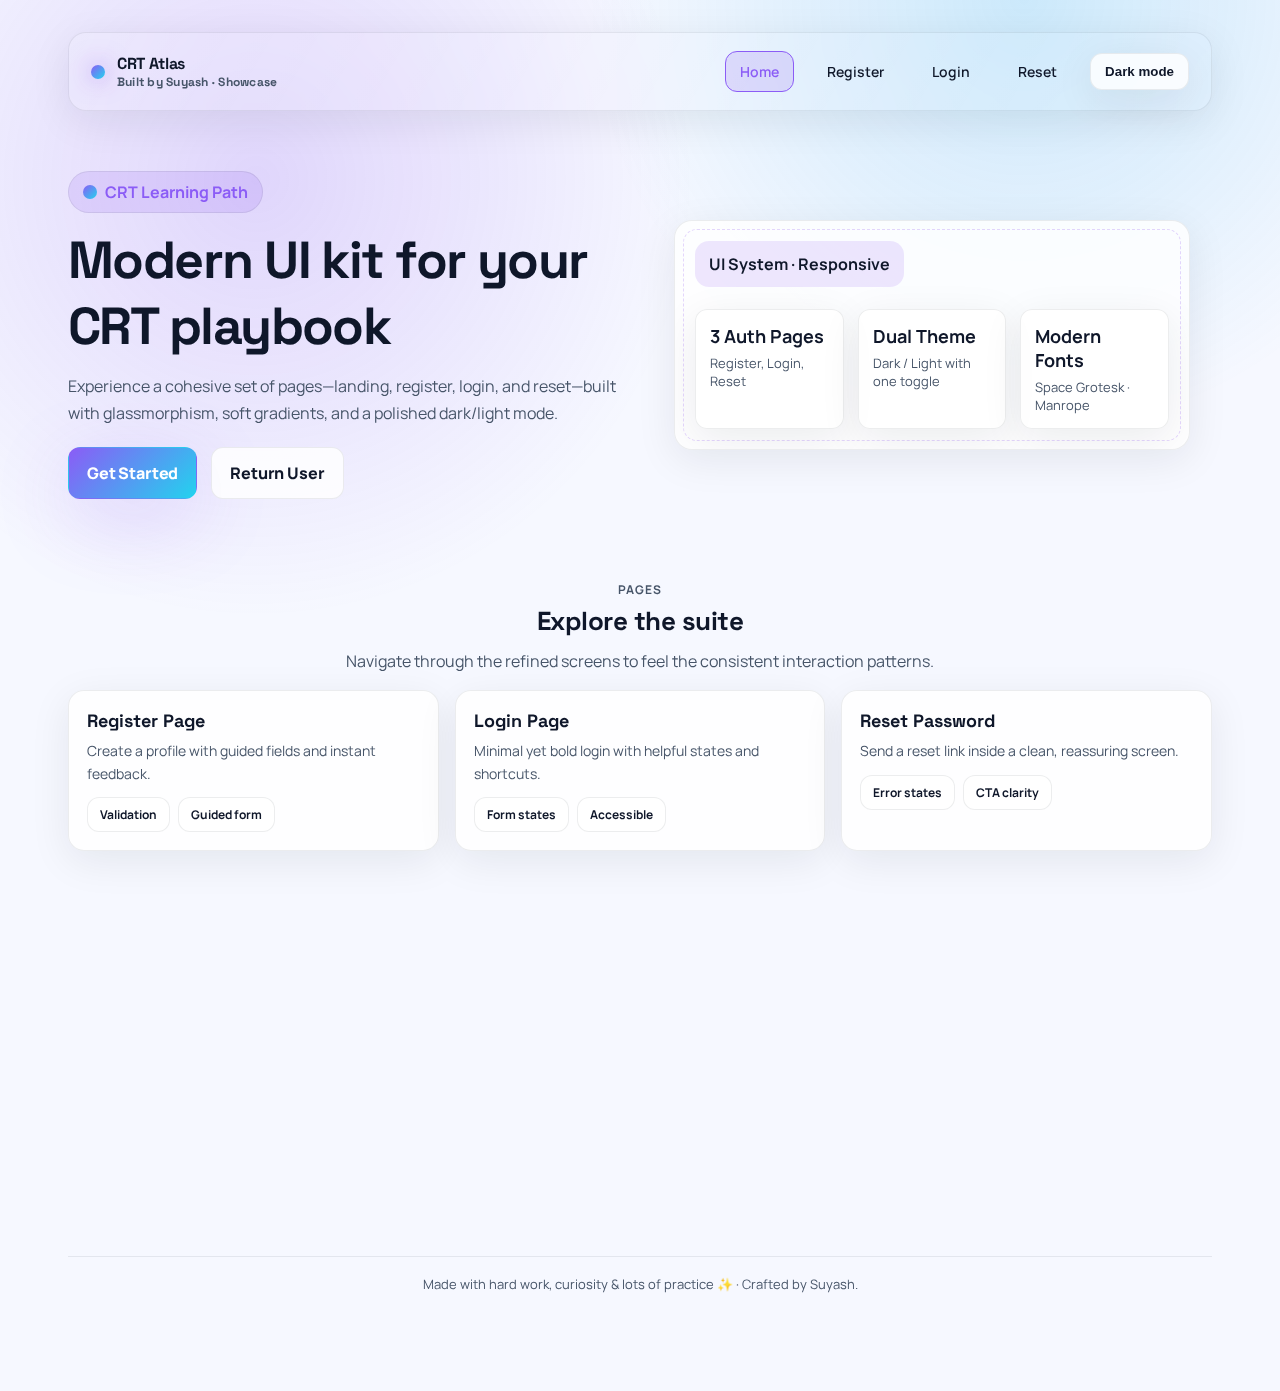
<file: index.html>
<!DOCTYPE html>
<html lang="en">
<head>
    <meta charset="UTF-8" />
    <meta name="viewport" content="width=device-width, initial-scale=1.0" />
    <title>My CRT Project</title>
   <link rel="stylesheet" href="index.css">
</head>
<body>
    <div class="page-shell">
        <header>
            <div class="brand">
                <span class="logo-dot"></span>
                <div>
                    <div>CRT Atlas</div>
                    <span class="brand-sub">Built by Suyash · Showcase</span>
                </div>
            </div>
            <nav>
                <a href="index.html" class="active">Home</a>
                <a href="register.html">Register</a>
                <a href="login.html">Login</a>
                <a href="forgetpass.html">Reset</a>
                <button id="themeToggle" class="theme-toggle" aria-label="Toggle theme">Toggle</button>
            </nav>
        </header>

        <main>
            <section class="hero fade">
                <div class="hero-copy">
                    <div class="badge">
                        <span class="logo-dot" style="box-shadow:none;"></span>
                        CRT Learning Path
                    </div>
                    <h1>Modern UI kit for your CRT playbook</h1>
                    <p>Experience a cohesive set of pages—landing, register, login, and reset—built with glassmorphism, soft gradients, and a polished dark/light mode.</p>
                    <div class="actions">
                        <a href="register.html" class="btn btn-primary">Get Started</a>
                        <a href="login.html" class="btn btn-ghost">Return User</a>
                    </div>
                </div>
                <div class="hero-visual">
                    <div class="glass-card">
                        <div class="pill">UI System · Responsive</div>
                        <div class="stat-grid">
                            <div class="stat">
                                <h3>3 Auth Pages</h3>
                                <p>Register, Login, Reset</p>
                            </div>
                            <div class="stat">
                                <h3>Dual Theme</h3>
                                <p>Dark / Light with one toggle</p>
                            </div>
                            <div class="stat">
                                <h3>Modern Fonts</h3>
                                <p>Space Grotesk · Manrope</p>
                            </div>
                        </div>
                    </div>
                </div>
            </section>

            <section class="section fade">
                <div class="section-head">
                    <p class="eyebrow">Pages</p>
                    <h2>Explore the suite</h2>
                    <p>Navigate through the refined screens to feel the consistent interaction patterns.</p>
                </div>
                <div class="grid">
                    <div class="card" onclick="location.href='register.html'">
                        <h3>Register Page</h3>
                        <p>Create a profile with guided fields and instant feedback.</p>
                        <div class="learn-tags">
                            <span class="tag">Validation</span>
                            <span class="tag">Guided form</span>
                        </div>
                    </div>
                    <div class="card" onclick="location.href='login.html'">
                        <h3>Login Page</h3>
                        <p>Minimal yet bold login with helpful states and shortcuts.</p>
                        <div class="learn-tags">
                            <span class="tag">Form states</span>
                            <span class="tag">Accessible</span>
                        </div>
                    </div>
                    <div class="card" onclick="location.href='forgetpass.html'">
                        <h3>Reset Password</h3>
                        <p>Send a reset link inside a clean, reassuring screen.</p>
                        <div class="learn-tags">
                            <span class="tag">Error states</span>
                            <span class="tag">CTA clarity</span>
                        </div>
                    </div>
                </div>
            </section>

            <section class="section fade">
                <div class="section-head">
                    <p class="eyebrow">Highlights</p>
                    <h2>What I built & learned</h2>
                    <p>Front-end craft from semantic HTML to delightful motion.</p>
                </div>
                <div class="grid">
                    <div class="card">
                        <h3>Semantic & Accessible</h3>
                        <p>Landmarks, focus styles, and responsive layouts.</p>
                    </div>
                    <div class="card">
                        <h3>Modern Visual Language</h3>
                        <p>Glass panels, accent glows, and purposeful typography.</p>
                    </div>
                    <div class="card">
                        <h3>Theme Engine</h3>
                        <p>System-aware dark/light with stored preferences.</p>
                    </div>
                    <div class="card">
                        <h3>Micro-interactions</h3>
                        <p>Scroll reveals, hover lifts, and tactile buttons.</p>
                    </div>
                </div>
            </section>
        </main>

        <footer>
            <p>Made with hard work, curiosity & lots of practice ✨ · Crafted by Suyash.</p>
        </footer>
    </div>

    <script src="theme.js"></script>
    <script src="index.js"></script>
</body>
</html>
</file>
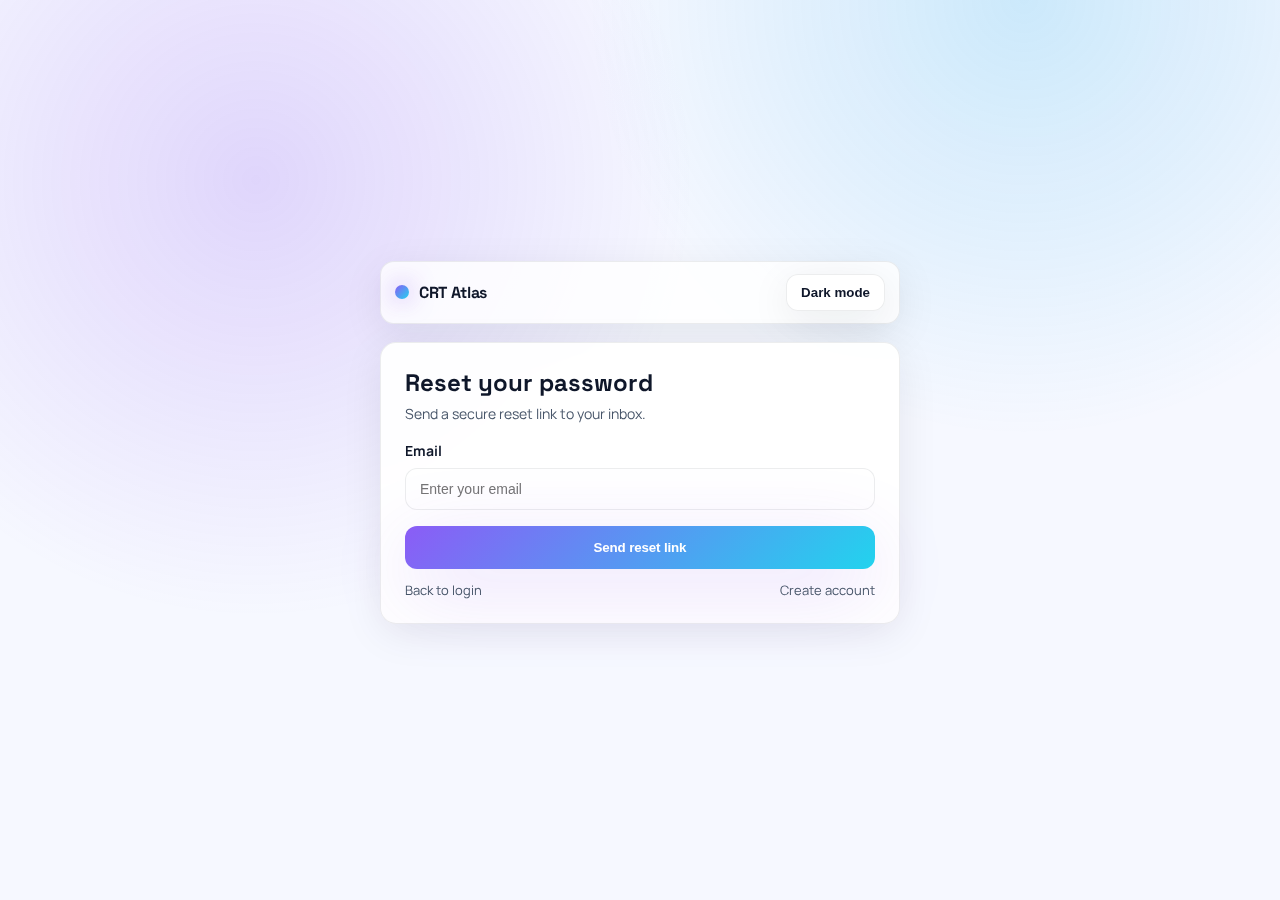
<file: forgetpass.html>
<!DOCTYPE html>
<html lang="en">

<head>
    <meta charset="UTF-8" />
    <meta name="viewport" content="width=device-width, initial-scale=1.0" />
    <title>Reset Password · CRT Atlas</title>
    <link rel="stylesheet" href="index.css">
</head>

<body>

    <div class="auth-page">
        <div class="auth-shell fade">
            <div class="auth-header">
                <div class="auth-brand">
                    <span class="logo-dot"></span>
                    <div>
                        <div>CRT Atlas</div>
                        
                    </div>
                </div>
                <button id="themeToggle" class="theme-toggle" aria-label="Toggle theme">Toggle</button>
            </div>

            <div class="auth-card">
                <h2>Reset your password</h2>
                <p class="auth-subtitle">Send a secure reset link to your inbox.</p>
                <div id="errorMsg" class="error"></div>

                <div class="field">
                    <label for="email">Email</label>
                    <input type="email" id="email" placeholder="Enter your email" autocomplete="email" />
                </div>

                <button class="cta" onclick="resetPass()">Send reset link</button>

                <div class="auth-actions">
                    <a class="ghost-link" href="login.html">Back to login</a>
                    <a class="ghost-link" href="register.html">Create account</a>
                </div>
               
        </div>
    </div>

    <script src="theme.js"></script>
    <script src="index.js"></script>
    <script>
        function resetPass() {
            const email = document.getElementById("email").value;
            const errorMsg = document.getElementById("errorMsg");

            errorMsg.classList.remove("show");
            errorMsg.innerText = "";

            if (!email) {
                errorMsg.innerText = "Please enter your email.";
                errorMsg.classList.add("show");
                return;
            }

            alert("Password reset link sent to your email!");
        }
    </script>

</body>

</html>
</file>
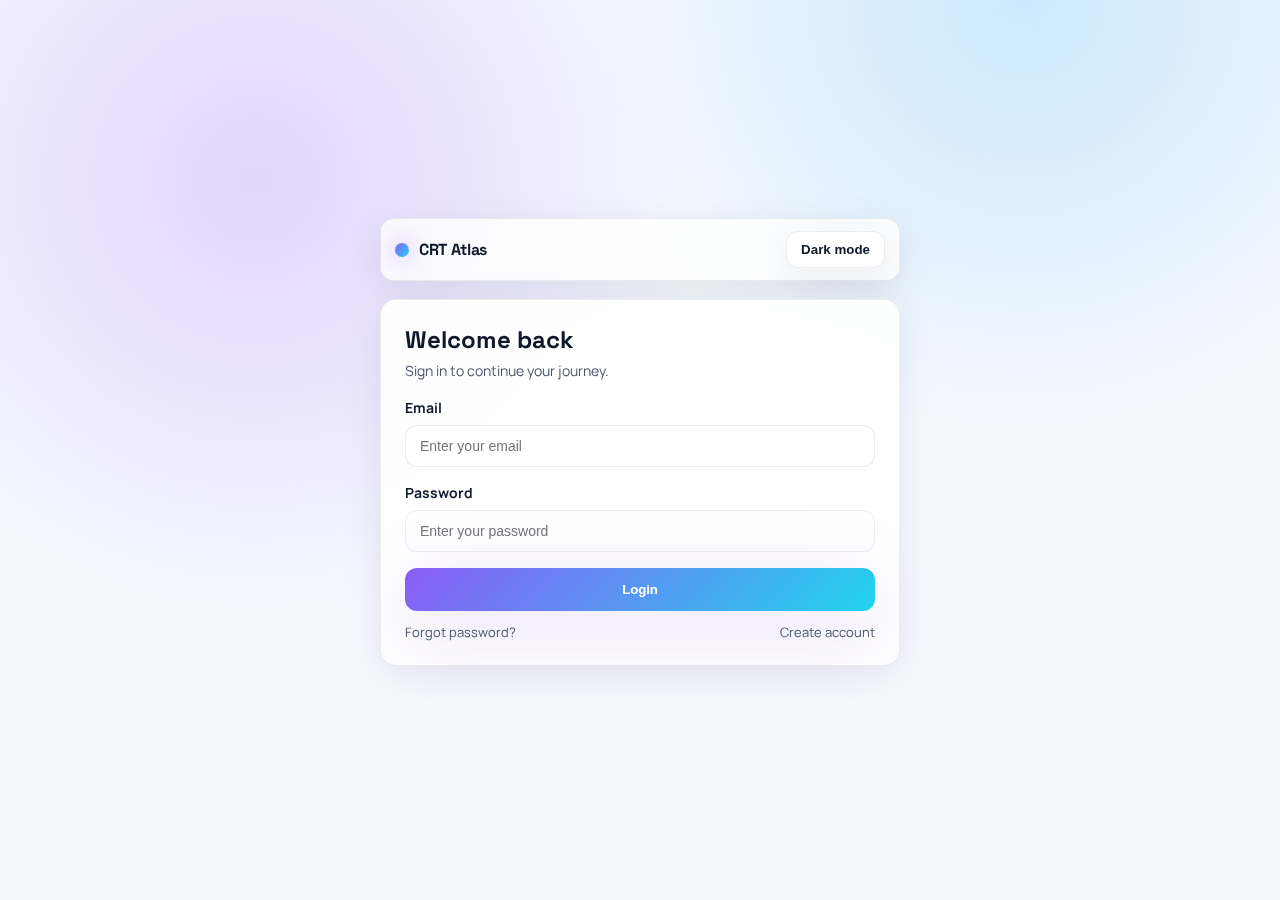
<file: login.html>
<!DOCTYPE html>
<html lang="en">
<head>
    <meta charset="UTF-8" />
    <meta name="viewport" content="width=device-width, initial-scale=1.0" />
    <title>Login · CRT Atlas</title>
    <link rel="stylesheet" href="index.css">
</head>
<body>
    <div class="auth-page">
        <div class="auth-shell fade">
            <div class="auth-header">
                <div class="auth-brand">
                    <span class="logo-dot"></span>
                    <div>
                        <div>CRT Atlas</div>
                        
                    </div>
                </div>
                <button id="themeToggle" class="theme-toggle" aria-label="Toggle theme">Toggle</button>
            </div>

            <div class="auth-card">
                <h2>Welcome back</h2>
                <p class="auth-subtitle">Sign in to continue your journey.</p>
                <div id="errorMsg" class="error"></div>

                <div class="field">
                    <label for="email">Email</label>
                    <input type="email" id="email" placeholder="Enter your email" autocomplete="email" />
                </div>

                <div class="field">
                    <label for="password">Password</label>
                    <input type="password" id="password" placeholder="Enter your password" autocomplete="current-password" />
                </div>

                <button class="cta" onclick="login()">Login</button>

                <div class="auth-actions">
                    <a class="ghost-link" href="forgetpass.html">Forgot password?</a>
                    <a class="ghost-link" href="register.html">Create account</a>
                </div>
               
            </div>
        </div>
    </div>

    <script src="theme.js"></script>
    <script src="index.js"></script>
    <script src="login.js"></script>
</body>
</html>
</file>
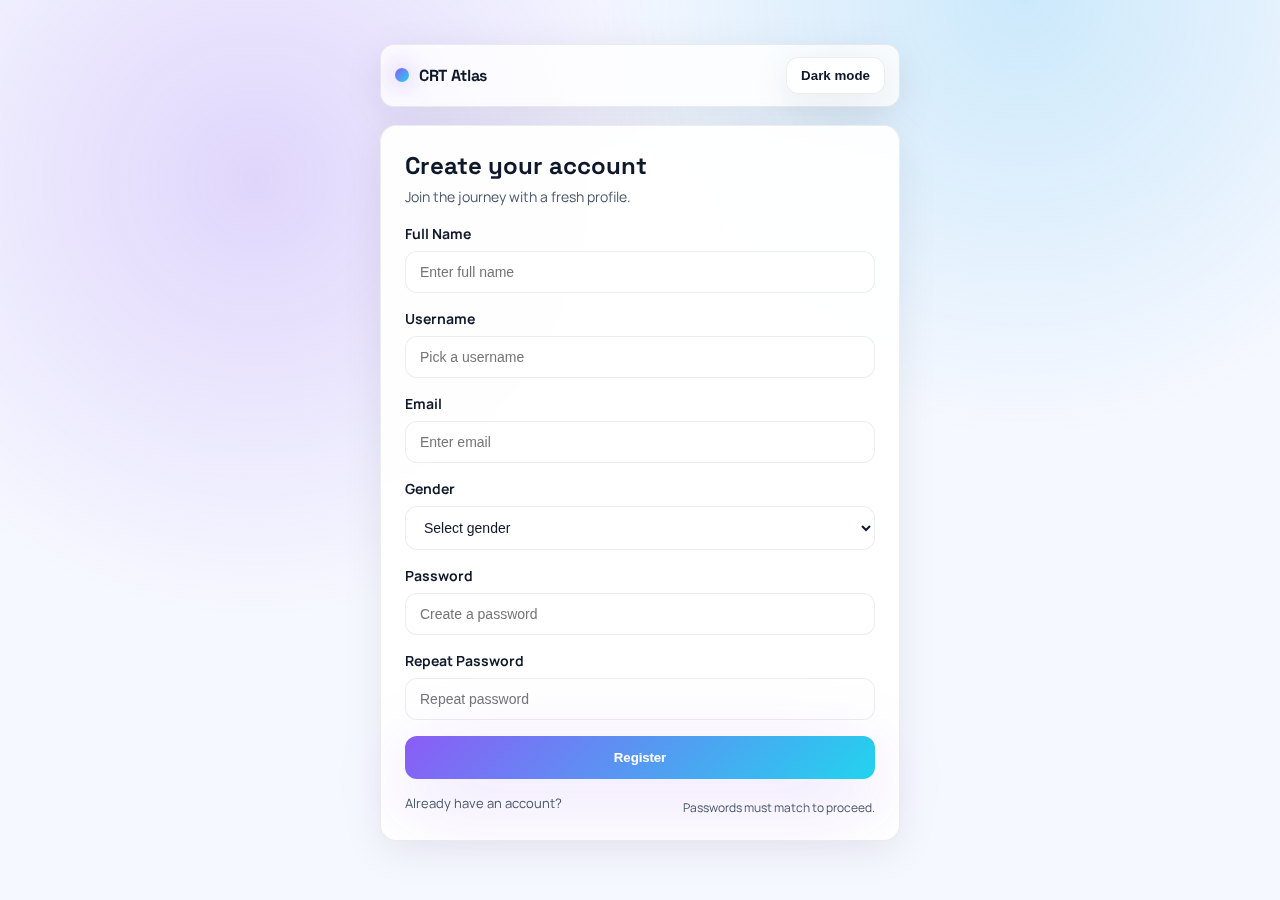
<file: register.html>
<!DOCTYPE html>
<html lang="en">
<head>
    <meta charset="UTF-8" />
    <meta name="viewport" content="width=device-width, initial-scale=1.0" />
    <title>Register · CRT Atlas</title>
    <link rel="stylesheet" href="index.css">
</head>
<body>
    <div class="auth-page">
        <div class="auth-shell fade">
            <div class="auth-header">
                <div class="auth-brand">
                    <span class="logo-dot"></span>
                    <div>
                        <div>CRT Atlas</div>
                       
                    </div>
                </div>
                <button id="themeToggle" class="theme-toggle" aria-label="Toggle theme">Toggle</button>
            </div>

            <div class="auth-card">
                <h2>Create your account</h2>
                <p class="auth-subtitle">Join the journey with a fresh profile.</p>
                <div id="errorMsg" class="error"></div>

                <div class="field">
                    <label for="fullname">Full Name</label>
                    <input type="text" id="fullname" placeholder="Enter full name" autocomplete="name" />
                </div>

                <div class="field">
                    <label for="username">Username</label>
                    <input type="text" id="username" placeholder="Pick a username" autocomplete="username" />
                </div>

                <div class="field">
                    <label for="email">Email</label>
                    <input type="email" id="email" placeholder="Enter email" autocomplete="email" />
                </div>

                <div class="field">
                    <label for="gender">Gender</label>
                    <select id="gender">
                        <option value="">Select gender</option>
                        <option value="Female">Female</option>
                        <option value="Male">Male</option>
                        <option value="Other">Other</option>
                    </select>
                </div>

                <div class="field">
                    <label for="password">Password</label>
                    <input type="password" id="password" placeholder="Create a password" autocomplete="new-password" />
                </div>

                <div class="field">
                    <label for="repeatPassword">Repeat Password</label>
                    <input type="password" id="repeatPassword" placeholder="Repeat password" autocomplete="new-password" />
                </div>

                <button class="cta" onclick="register()">Register</button>

                <div class="auth-actions">
                    <a class="ghost-link" href="login.html">Already have an account?</a>
                    <span class="small-note">Passwords must match to proceed.</span>
                </div>
               
            </div>
        </div>
    </div>

    <script src="theme.js"></script>
    <script src="index.js"></script>
    <script src="register.js"></script>
</body>
</html>
</file>
<file: index.css>
@import url('https://fonts.googleapis.com/css2?family=Space+Grotesk:wght@400;500;600;700&family=Manrope:wght@400;500;600;700;800&display=swap');

:root {
    --font-display: "Space Grotesk", "Manrope", system-ui, -apple-system, sans-serif;
    --font-body: "Manrope", "Space Grotesk", system-ui, -apple-system, sans-serif;
    --bg: #f6f8ff;
    --bg-accent: radial-gradient(circle at 20% 20%, rgba(124, 58, 237, 0.18), transparent 35%),
                 radial-gradient(circle at 80% 0%, rgba(14, 165, 233, 0.18), transparent 32%);
    --surface: rgba(255, 255, 255, 0.82);
    --surface-strong: rgba(255, 255, 255, 0.94);
    --border: rgba(15, 23, 42, 0.08);
    --text: #0f172a;
    --muted: #475569;
    --accent: #8b5cf6;
    --accent-2: #22d3ee;
    --card-glow: 0 20px 80px rgba(124, 58, 237, 0.18);
    --shadow: 0 10px 40px rgba(15, 23, 42, 0.08);
}

:root[data-theme="dark"] {
    --bg: #070910;
    --bg-accent: radial-gradient(circle at 20% 20%, rgba(124, 58, 237, 0.18), transparent 30%),
                 radial-gradient(circle at 80% 0%, rgba(34, 211, 238, 0.16), transparent 32%);
    --surface: rgba(15, 23, 42, 0.72);
    --surface-strong: rgba(15, 23, 42, 0.9);
    --border: rgba(255, 255, 255, 0.05);
    --text: #e2e8f0;
    --muted: #94a3b8;
    --accent: #a78bfa;
    --accent-2: #22d3ee;
    --card-glow: 0 20px 80px rgba(34, 211, 238, 0.16);
    --shadow: 0 10px 40px rgba(0, 0, 0, 0.5);
}

* {
    margin: 0;
    padding: 0;
    box-sizing: border-box;
}

body {
    font-family: var(--font-body);
    background: var(--bg);
    color: var(--text);
    min-height: 100vh;
    position: relative;
    overflow-x: hidden;
}

body::before {
    content: "";
    position: fixed;
    inset: 0;
    pointer-events: none;
    background: var(--bg-accent);
    opacity: 1;
    z-index: 0;
}

.page-shell {
    position: relative;
    z-index: 1;
    max-width: 1200px;
    margin: 0 auto;
    padding: 32px 28px 80px;
}

header {
    background: linear-gradient(120deg, rgba(255, 255, 255, 0.12), rgba(255, 255, 255, 0.02));
    backdrop-filter: blur(18px);
    border: 1px solid var(--border);
    border-radius: 18px;
    padding: 18px 22px;
    display: flex;
    align-items: center;
    justify-content: space-between;
    box-shadow: var(--shadow);
    margin-bottom: 28px;
}

.brand {
    display: flex;
    align-items: center;
    gap: 12px;
    font-family: var(--font-display);
    font-weight: 700;
    letter-spacing: -0.02em;
}

.brand-sub {
    display: block;
    color: var(--muted);
    font-weight: 700;
    font-size: 12px;
    letter-spacing: 0.02em;
}

.logo-dot {
    width: 14px;
    height: 14px;
    border-radius: 50%;
    background: linear-gradient(135deg, var(--accent), var(--accent-2));
    box-shadow: 0 0 24px rgba(124, 58, 237, 0.6);
}

nav {
    display: flex;
    align-items: center;
    gap: 18px;
}

nav a {
    text-decoration: none;
    color: var(--text);
    font-weight: 600;
    font-size: 14px;
    padding: 10px 14px;
    border-radius: 12px;
    border: 1px solid transparent;
    transition: all 0.2s ease;
}

nav a:hover {
    border-color: var(--border);
    color: var(--accent);
    background: rgba(124, 58, 237, 0.08);
}

nav a.active {
    border-color: var(--accent);
    color: var(--accent);
    background: rgba(124, 58, 237, 0.14);
}

.theme-toggle {
    border: 1px solid var(--border);
    background: var(--surface);
    color: var(--text);
    border-radius: 12px;
    padding: 10px 14px;
    font-weight: 700;
    cursor: pointer;
    box-shadow: var(--shadow);
    transition: transform 0.2s ease, box-shadow 0.2s ease;
}

.theme-toggle:hover {
    transform: translateY(-2px);
    box-shadow: 0 12px 30px rgba(0, 0, 0, 0.08);
}

.hero {
    display: grid;
    grid-template-columns: repeat(auto-fit, minmax(320px, 1fr));
    gap: 24px;
    align-items: center;
    padding: 32px 0 20px;
}

.hero-copy h1 {
    font-family: var(--font-display);
    font-size: clamp(32px, 5vw, 52px);
    letter-spacing: -0.03em;
    margin-bottom: 14px;
}

.hero-copy p {
    color: var(--muted);
    font-size: 16px;
    line-height: 1.7;
    max-width: 560px;
}

.badge {
    display: inline-flex;
    align-items: center;
    gap: 8px;
    padding: 9px 14px;
    border-radius: 999px;
    background: rgba(124, 58, 237, 0.12);
    color: var(--accent);
    font-weight: 700;
    border: 1px solid var(--border);
    margin-bottom: 14px;
}

.actions {
    display: flex;
    align-items: center;
    gap: 14px;
    margin-top: 20px;
    flex-wrap: wrap;
}

.btn {
    display: inline-flex;
    align-items: center;
    justify-content: center;
    gap: 8px;
    border-radius: 12px;
    padding: 14px 18px;
    text-decoration: none;
    font-weight: 800;
    letter-spacing: -0.01em;
    transition: transform 0.2s ease, box-shadow 0.2s ease, background 0.2s ease;
    border: 1px solid transparent;
}

.btn-primary {
    background: linear-gradient(135deg, var(--accent), var(--accent-2));
    color: #fff;
    box-shadow: var(--card-glow);
}

.btn-primary:hover {
    transform: translateY(-2px) scale(1.01);
}

.btn-ghost {
    border-color: var(--border);
    color: var(--text);
    background: var(--surface);
}

.btn-ghost:hover {
    transform: translateY(-2px);
    border-color: var(--accent);
    color: var(--accent);
}

.hero-visual {
    position: relative;
    padding: 22px;
}

.glass-card {
    background: var(--surface);
    border: 1px solid var(--border);
    border-radius: 18px;
    padding: 20px;
    box-shadow: var(--shadow);
    position: relative;
    overflow: hidden;
}

.glass-card::after {
    content: "";
    position: absolute;
    inset: 8px;
    border-radius: 14px;
    border: 1px dashed rgba(124, 58, 237, 0.2);
    pointer-events: none;
}

.pill {
    display: inline-flex;
    align-items: center;
    gap: 8px;
    padding: 12px 14px;
    border-radius: 14px;
    background: rgba(124, 58, 237, 0.12);
    color: var(--text);
    font-weight: 700;
    margin-bottom: 10px;
}

.stat-grid {
    display: grid;
    grid-template-columns: repeat(auto-fit, minmax(140px, 1fr));
    gap: 14px;
    margin-top: 12px;
}

.stat {
    background: var(--surface-strong);
    border: 1px solid var(--border);
    border-radius: 12px;
    padding: 14px;
    box-shadow: var(--shadow);
}

.stat h3 {
    font-size: 18px;
    margin-bottom: 6px;
}

.stat p {
    color: var(--muted);
    font-size: 13px;
}

.section {
    margin-top: 44px;
    padding: 18px 0;
}

.section-head {
    display: flex;
    flex-direction: column;
    gap: 6px;
    text-align: center;
    align-items: center;
}

.eyebrow {
    text-transform: uppercase;
    font-size: 12px;
    letter-spacing: 0.08em;
    color: var(--muted);
    font-weight: 700;
}

.section header {
    background: transparent;
    box-shadow: none;
    padding: 0;
    border: none;
    margin-bottom: 18px;
}

.section h2 {
    font-size: 26px;
    font-family: var(--font-display);
    letter-spacing: -0.02em;
    margin-bottom: 6px;
}

.section p {
    color: var(--muted);
}

.grid {
    display: grid;
    grid-template-columns: repeat(auto-fit, minmax(260px, 1fr));
    gap: 16px;
    margin-top: 18px;
}

.card {
    background: var(--surface);
    border: 1px solid var(--border);
    border-radius: 16px;
    padding: 18px;
    box-shadow: var(--shadow);
    transition: transform 0.2s ease, border-color 0.2s ease, box-shadow 0.2s ease;
    cursor: pointer;
}

.card:hover {
    transform: translateY(-4px);
    border-color: rgba(124, 58, 237, 0.4);
    box-shadow: 0 18px 40px rgba(124, 58, 237, 0.14);
}

.card h3 {
    font-family: var(--font-display);
    font-size: 18px;
    margin-bottom: 8px;
}

.card p {
    color: var(--muted);
    line-height: 1.6;
    font-size: 14px;
}

.section .card {
    min-height: 150px;
}

.learn-tags {
    display: flex;
    flex-wrap: wrap;
    gap: 8px;
    margin-top: 12px;
}

.tag {
    padding: 8px 12px;
    border-radius: 12px;
    border: 1px solid var(--border);
    background: var(--surface-strong);
    font-weight: 700;
    color: var(--text);
    font-size: 12px;
}

footer {
    margin-top: 48px;
    text-align: center;
    color: var(--muted);
    font-size: 13px;
    padding: 18px;
    border-top: 1px solid var(--border);
}

.fade {
    opacity: 0;
    transform: translateY(10px);
    transition: opacity 0.4s ease, transform 0.4s ease;
}

.fade.show {
    opacity: 1;
    transform: translateY(0);
}

@media (max-width: 700px) {
    header {
        flex-direction: column;
        align-items: flex-start;
        gap: 10px;
    }

    nav {
        width: 100%;
        justify-content: space-between;
    }
}

.auth-page {
    min-height: 100vh;
    background: var(--bg);
    color: var(--text);
    position: relative;
    overflow: hidden;
    display: flex;
    align-items: center;
    justify-content: center;
    padding: 32px 16px 48px;
}

.auth-page::before {
    content: "";
    position: fixed;
    inset: 0;
    background: var(--bg-accent);
    pointer-events: none;
    z-index: 0;
}

.auth-shell {
    position: relative;
    z-index: 1;
    width: min(520px, 100%);
}

.auth-header {
    display: flex;
    align-items: center;
    justify-content: space-between;
    margin-bottom: 18px;
    padding: 12px 14px;
    border-radius: 14px;
    background: var(--surface);
    border: 1px solid var(--border);
    box-shadow: var(--shadow);
}

.auth-brand {
    display: flex;
    align-items: center;
    gap: 10px;
    font-weight: 800;
    letter-spacing: -0.02em;
    font-family: var(--font-display);
}

.auth-card {
    background: var(--surface-strong);
    border: 1px solid var(--border);
    border-radius: 16px;
    padding: 24px;
    box-shadow: var(--shadow);
    backdrop-filter: blur(12px);
}

.auth-card h2 {
    font-family: var(--font-display);
    margin-bottom: 6px;
}

.auth-subtitle {
    color: var(--muted);
    margin-bottom: 18px;
    font-size: 14px;
}

.field {
    display: flex;
    flex-direction: column;
    gap: 8px;
    margin-bottom: 16px;
}

.field label {
    font-weight: 700;
    font-size: 14px;
    color: var(--text);
}

.field input,
.field select {
    background: var(--surface);
    border: 1px solid var(--border);
    border-radius: 12px;
    padding: 12px 14px;
    font-size: 14px;
    color: var(--text);
    transition: border-color 0.2s ease, box-shadow 0.2s ease;
}

.field input:focus,
.field select:focus {
    outline: none;
    border-color: var(--accent);
    box-shadow: 0 0 0 3px rgba(124, 58, 237, 0.25);
}

.error {
    background: rgba(239, 68, 68, 0.12);
    border: 1px solid rgba(239, 68, 68, 0.35);
    color: #ef4444;
    padding: 10px 12px;
    border-radius: 10px;
    font-size: 13px;
    margin-bottom: 12px;
    display: none;
}

.error.show {
    display: block;
}

.cta {
    width: 100%;
    border: none;
    border-radius: 12px;
    padding: 14px;
    font-weight: 800;
    letter-spacing: -0.01em;
    cursor: pointer;
    background: linear-gradient(135deg, var(--accent), var(--accent-2));
    color: #fff;
    box-shadow: var(--card-glow);
    transition: transform 0.2s ease, box-shadow 0.2s ease;
}

.cta:hover {
    transform: translateY(-2px);
    box-shadow: 0 18px 40px rgba(124, 58, 237, 0.22);
}

.link-row {
    margin-top: 14px;
    text-align: center;
    color: var(--muted);
    font-size: 14px;
}

.link-row a {
    color: var(--accent);
    font-weight: 700;
    text-decoration: none;
}

.link-row a:hover {
    text-decoration: underline;
}

.auth-actions {
    display: flex;
    justify-content: space-between;
    align-items: center;
    gap: 10px;
    margin-top: 12px;
}

.ghost-link {
    color: var(--muted);
    text-decoration: none;
    font-size: 13px;
}

.ghost-link:hover {
    color: var(--accent);
}

.small-note {
    color: var(--muted);
    font-size: 12px;
    margin-top: 8px;
}
</file>
